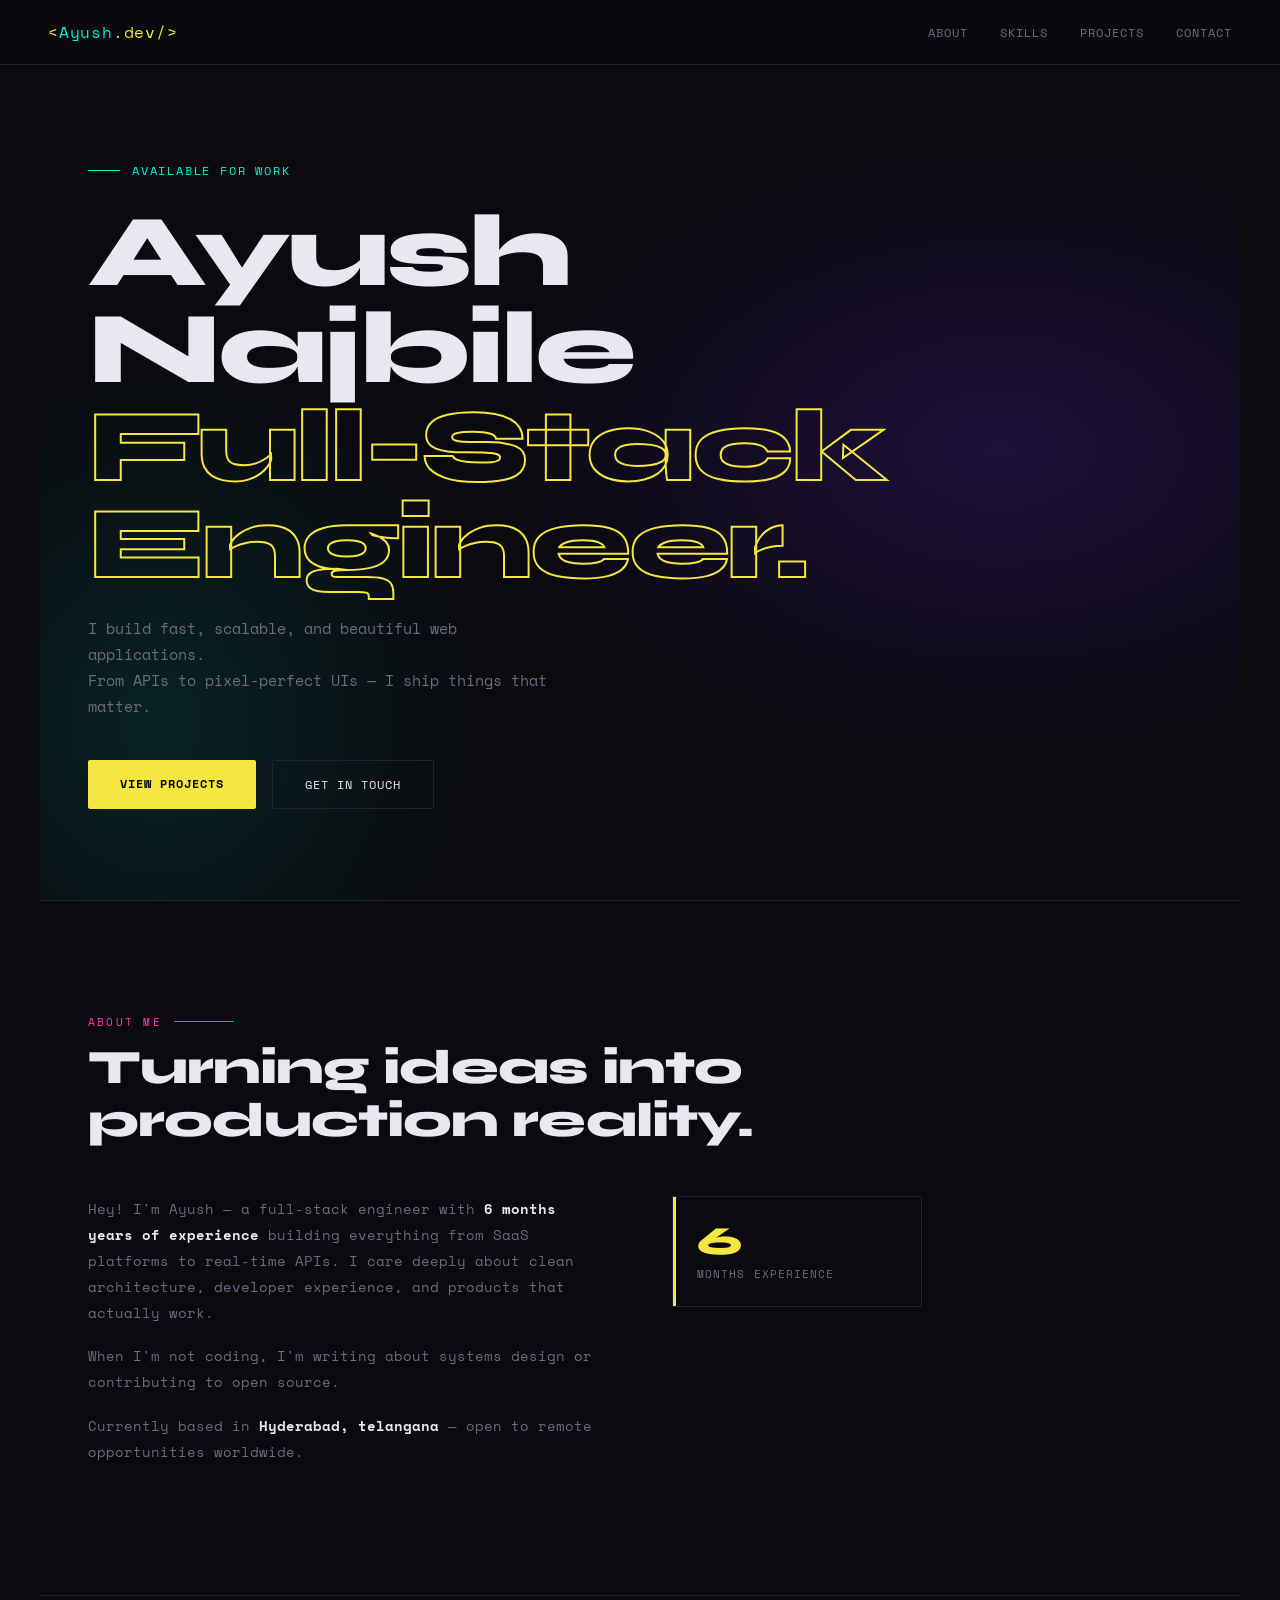
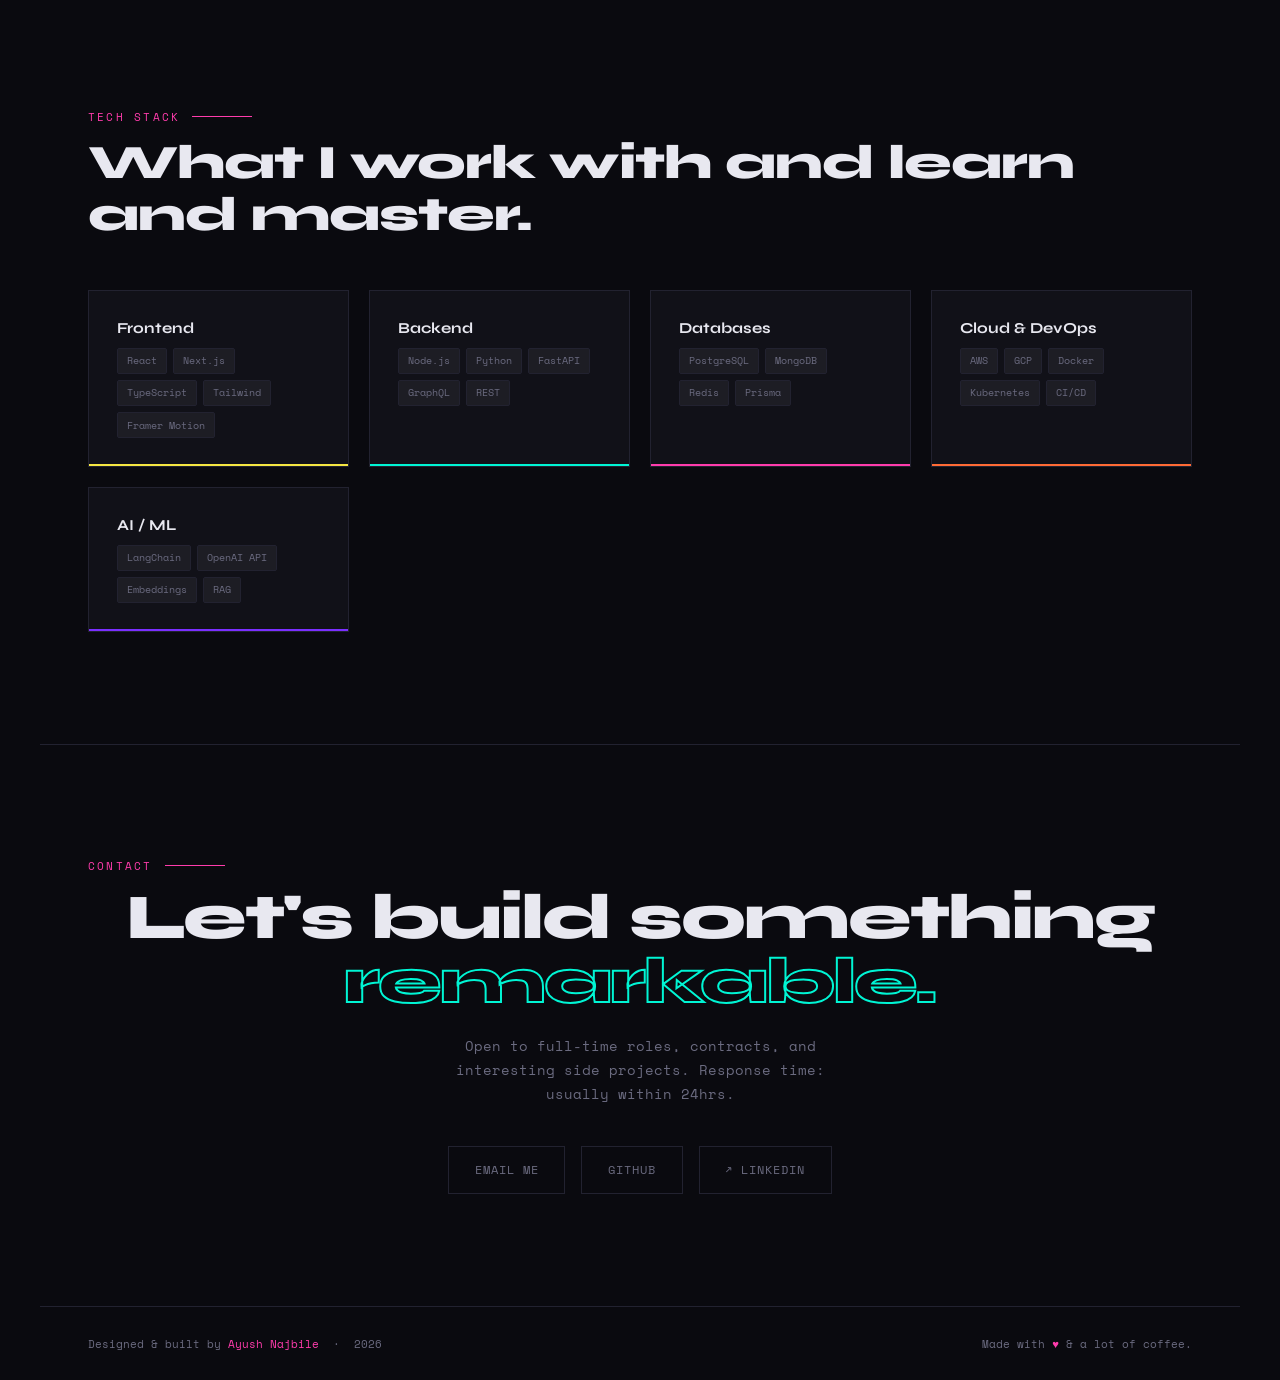
<file: index.html>
<!DOCTYPE html>
<html lang="en">
<head>
  <meta charset="UTF-8" />
  <meta name="viewport" content="width=device-width, initial-scale=1.0"/>
  <title>Dev Portfolio</title>
  <link href="https://fonts.googleapis.com/css2?family=Space+Mono:wght@400;700&family=Syne:wght@400;700;800&display=swap" rel="stylesheet"/>
  <link href="style.css" rel="stylesheet"/>
</head>
<body>

  <nav>
    <div class="nav-logo">&lt;<span>Ayush</span>.dev/&gt;</div>
    <ul>
      <li><a href="#about">About</a></li>
      <li><a href="#skills">Skills</a></li>
      <li><a href="#projects">Projects</a></li>
      <li><a href="#contact">Contact</a></li>
    </ul>
  </nav>

  <section class="hero">
    <div class="hero-bg"></div>
    <div class="hero-content">
      <div class="hero-tag">Available for work &nbsp;</div>
      <h1>
        <span class="name">Ayush Najbile</span>
        <span class="role">Full-Stack<br>Engineer.</span>
      </h1>
      <p class="hero-desc">
        I build fast, scalable, and beautiful web applications.<br>
        From APIs to pixel-perfect UIs — I ship things that matter.
      </p>
      <div class="hero-ctas">
        <a href="#projects" class="btn btn-primary">View Projects</a>
        <a href="#contact" class="btn btn-outline">Get In Touch</a>
      </div>
    </div>
  </section>

  <section id="about">
    <div class="section-label">About Me</div>
    <h2 class="section-title">Turning ideas into<br>production reality.</h2>
    <div class="about-grid">
      <div class="about-text">
        <p>Hey! I'm Ayush — a full-stack engineer with <strong>6 months years of experience</strong> building everything from SaaS platforms to real-time APIs. I care deeply about clean architecture, developer experience, and products that actually work.</p>
        <p> When I'm not coding, I'm writing about systems design or contributing to open source.</p>
        <p>Currently based in <strong>Hyderabad, telangana</strong> — open to remote opportunities worldwide.</p>
      </div>
      <div class="stat-grid">
        <div class="stat-box">
          <div class="stat-num">6</div>
          <div class="stat-label">months experience</div>
        </div>
      </div>
    </div>
  </section>

  <section id="skills">
    <div class="section-label">Tech Stack</div>
    <h2 class="section-title">What I work with and learn and master.</h2>
    <div class="skills-grid">
      <div class="skill-card">
        <div class="skill-icon"></div>
        <div class="skill-title">Frontend</div>
        <div class="skill-tags">
          <span class="tag">React</span><span class="tag">Next.js</span>
          <span class="tag">TypeScript</span><span class="tag">Tailwind</span>
          <span class="tag">Framer Motion</span>
        </div>
      </div>
      <div class="skill-card">
        <div class="skill-icon"></div>
        <div class="skill-title">Backend</div>
        <div class="skill-tags">
          <span class="tag">Node.js</span><span class="tag">Python</span>
          <span class="tag">FastAPI</span><span class="tag">GraphQL</span>
          <span class="tag">REST</span>
        </div>
      </div>
      <div class="skill-card">
        <div class="skill-icon"></div>
        <div class="skill-title">Databases</div>
        <div class="skill-tags">
          <span class="tag">PostgreSQL</span><span class="tag">MongoDB</span>
          <span class="tag">Redis</span><span class="tag">Prisma</span>
        </div>
      </div>
      <div class="skill-card">
        <div class="skill-icon"></div>
        <div class="skill-title">Cloud & DevOps</div>
        <div class="skill-tags">
          <span class="tag">AWS</span><span class="tag">GCP</span>
          <span class="tag">Docker</span><span class="tag">Kubernetes</span>
          <span class="tag">CI/CD</span>
        </div>
      </div>
      <div class="skill-card">
        <div class="skill-icon"></div>
        <div class="skill-title">AI / ML</div>
        <div class="skill-tags">
          <span class="tag">LangChain</span><span class="tag">OpenAI API</span>
          <span class="tag">Embeddings</span><span class="tag">RAG</span>
        </div>
      </div>
      
      </div>
    </div>
  </section>

  <section id="contact">
    <div class="section-label">Contact</div>
    <div class="contact-headline">
      Let's build something<br><span>remarkable.</span>
    </div>
    <p class="contact-sub">
      Open to full-time roles, contracts, and interesting side projects. Response time: usually within 24hrs.
    </p>
    <div class="contact-links">
      <a href="mailto:ayushnajbile@gmail.com" class="contact-link">Email me</a>
      <a href="https://github.com/Aayush177-cmd" class="contact-link">GitHub</a>
      <a href="https://www.linkedin.com/in/ayush-najbile-699544400/?lipi=urn%3Ali%3Apage%3Ad_flagship3_profile_view_base_contact_details%3BnWgyf4cPSXCvn9Zt1%2Fz7EQ%3D%3D" class="contact-link">↗ LinkedIn</a>
    </div>
  </section>

  <footer>
    <p>Designed &amp; built by <span>Ayush Najbile</span> &nbsp;·&nbsp; 2026</p>
    <p>Made with <span>♥</span> &amp; a lot of coffee.</p>
  </footer>

</body>
</html>
</file>
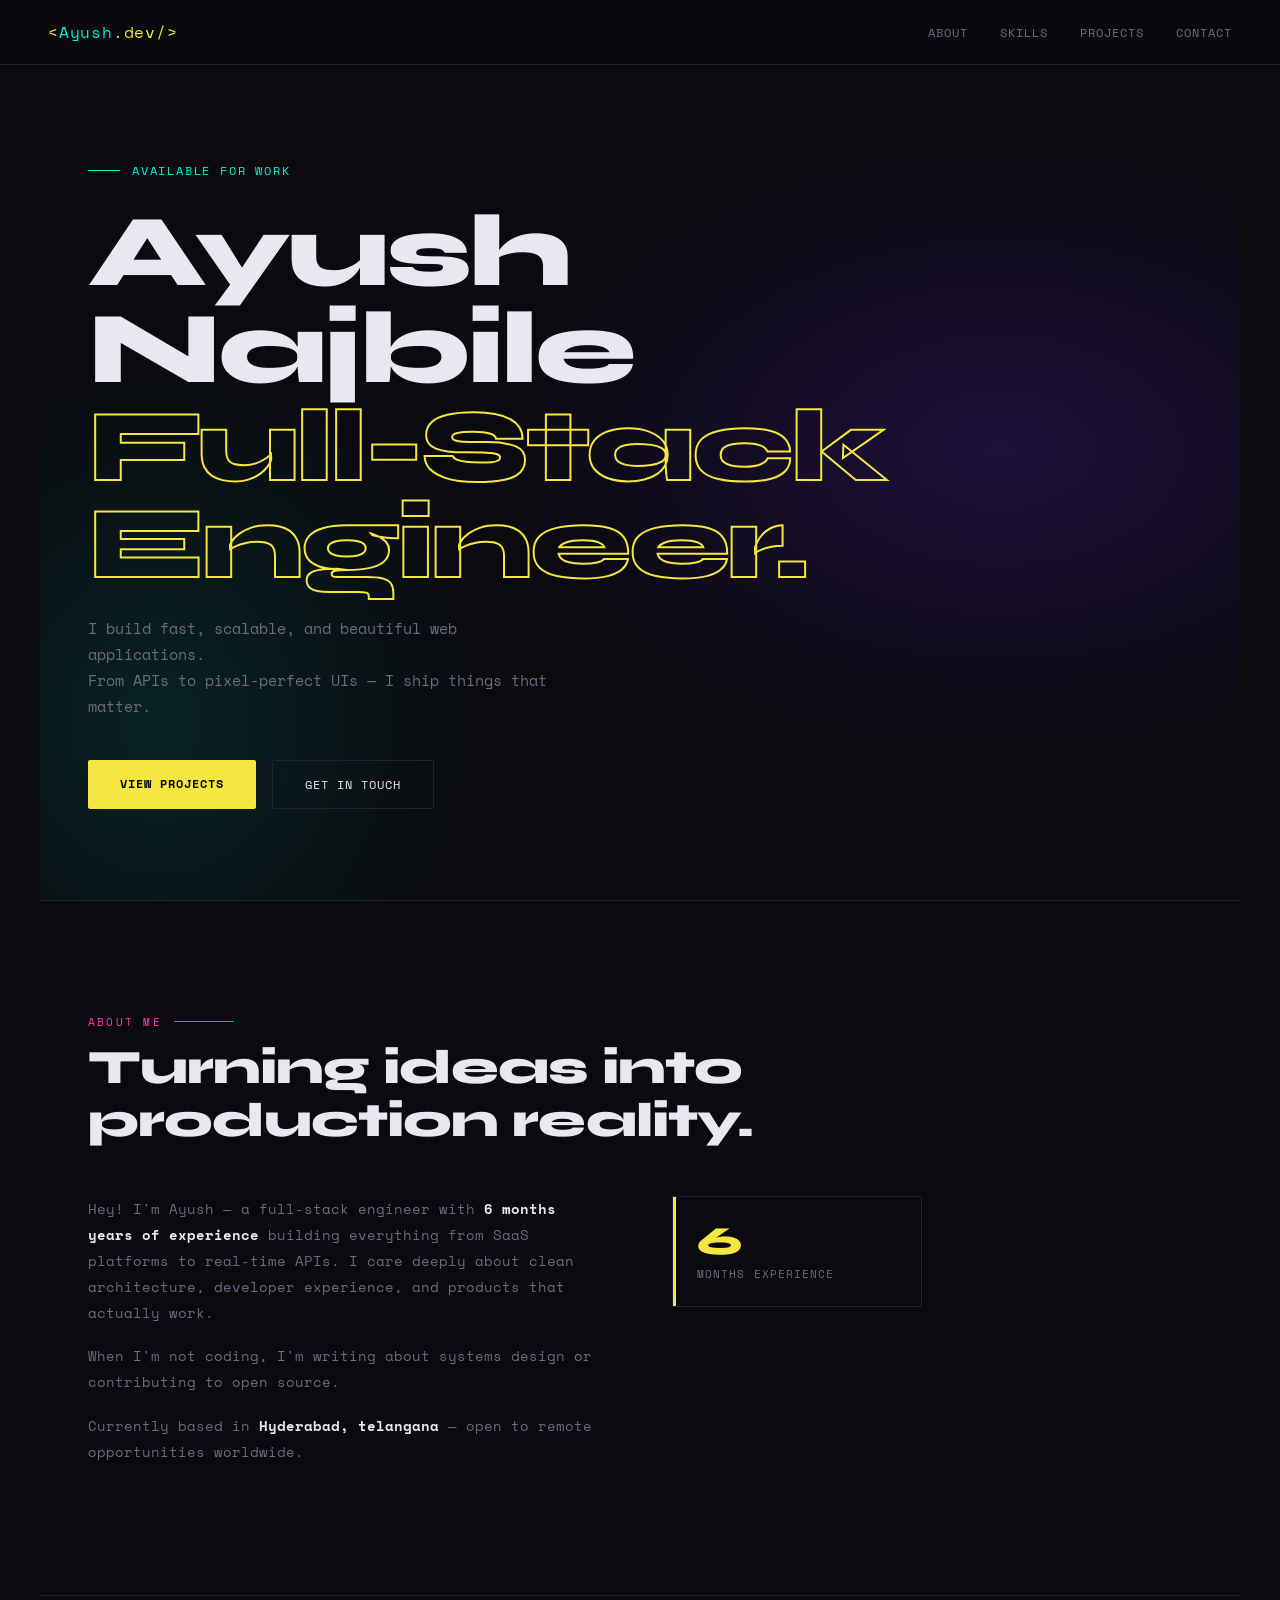
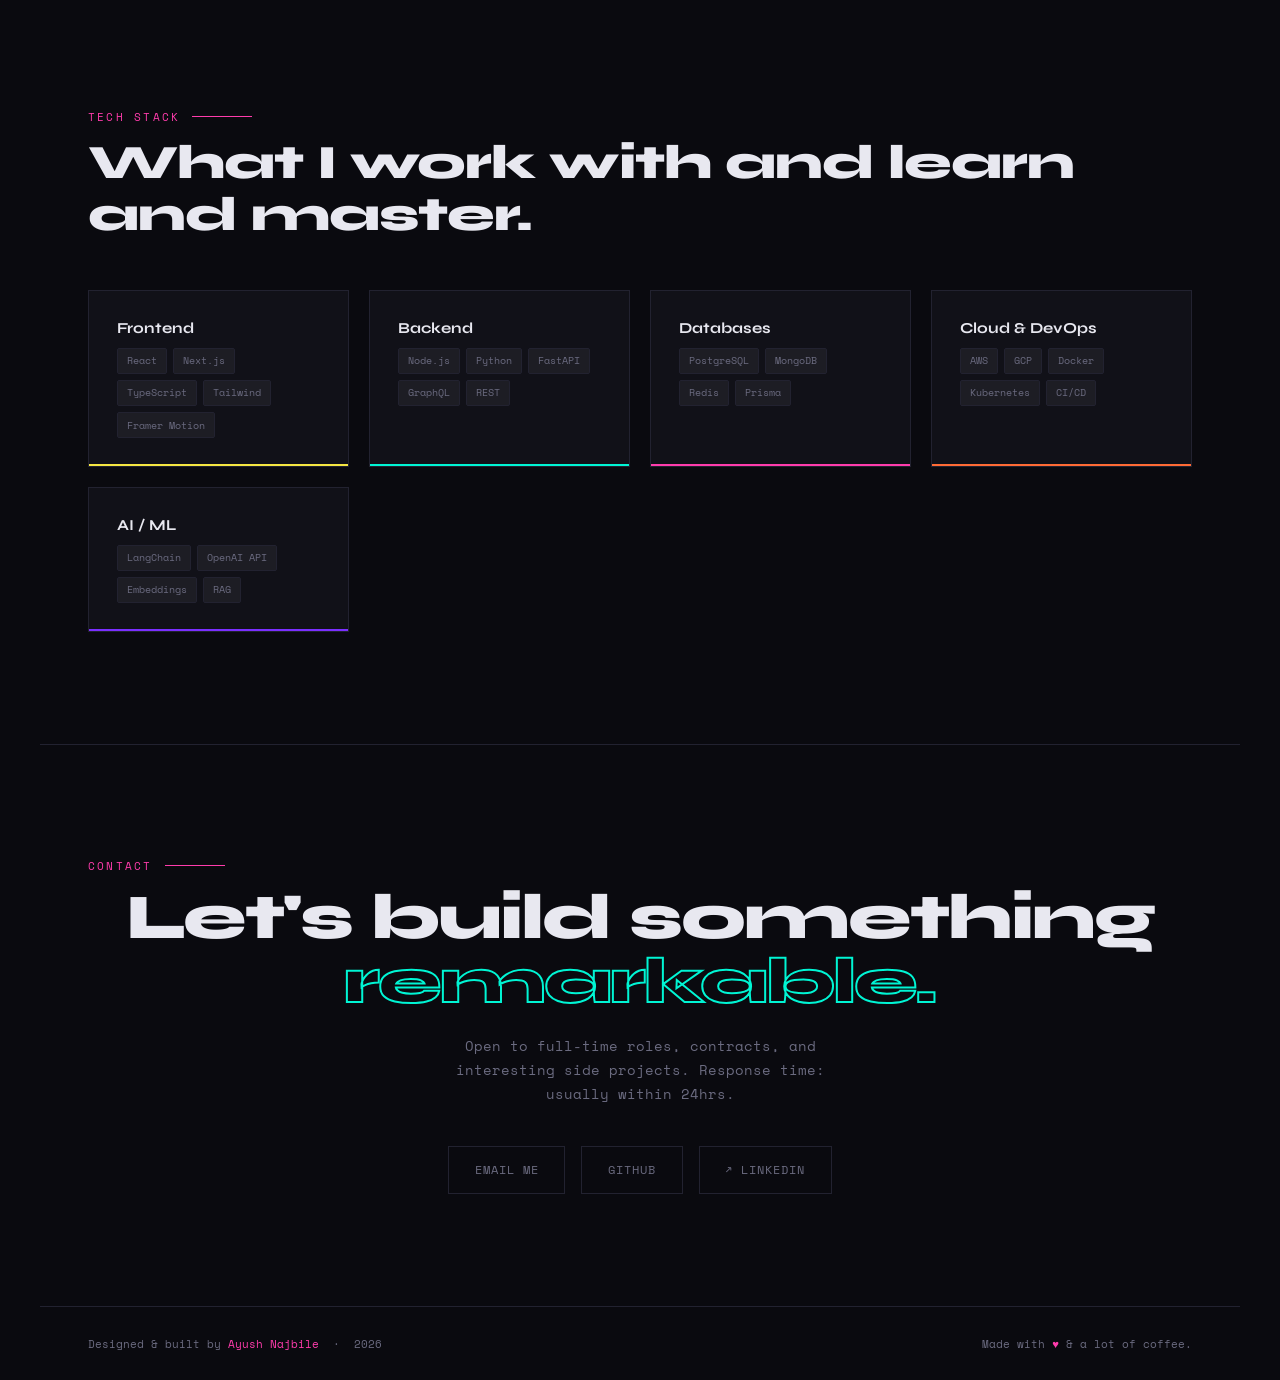
<file: project.html>
<!DOCTYPE html>
<html lang="en">
<head>
  <meta charset="UTF-8" />
  <meta name="viewport" content="width=device-width, initial-scale=1.0"/>
  <title>Dev Portfolio</title>
  <link href="https://fonts.googleapis.com/css2?family=Space+Mono:wght@400;700&family=Syne:wght@400;700;800&display=swap" rel="stylesheet"/>
  <link href="style.css" rel="stylesheet"/>
</head>
<body>

  <nav>
    <div class="nav-logo">&lt;<span>Ayush</span>.dev/&gt;</div>
    <ul>
      <li><a href="#about">About</a></li>
      <li><a href="#skills">Skills</a></li>
      <li><a href="#projects">Projects</a></li>
      <li><a href="#contact">Contact</a></li>
    </ul>
  </nav>

  <section class="hero">
    <div class="hero-bg"></div>
    <div class="hero-content">
      <div class="hero-tag">Available for work &nbsp;</div>
      <h1>
        <span class="name">Ayush Najbile</span>
        <span class="role">Full-Stack<br>Engineer.</span>
      </h1>
      <p class="hero-desc">
        I build fast, scalable, and beautiful web applications.<br>
        From APIs to pixel-perfect UIs — I ship things that matter.
      </p>
      <div class="hero-ctas">
        <a href="#projects" class="btn btn-primary">View Projects</a>
        <a href="#contact" class="btn btn-outline">Get In Touch</a>
      </div>
    </div>
  </section>

  <section id="about">
    <div class="section-label">About Me</div>
    <h2 class="section-title">Turning ideas into<br>production reality.</h2>
    <div class="about-grid">
      <div class="about-text">
        <p>Hey! I'm Ayush — a full-stack engineer with <strong>6 months years of experience</strong> building everything from SaaS platforms to real-time APIs. I care deeply about clean architecture, developer experience, and products that actually work.</p>
        <p> When I'm not coding, I'm writing about systems design or contributing to open source.</p>
        <p>Currently based in <strong>Hyderabad, telangana</strong> — open to remote opportunities worldwide.</p>
      </div>
      <div class="stat-grid">
        <div class="stat-box">
          <div class="stat-num">6</div>
          <div class="stat-label">months experience</div>
        </div>
      </div>
    </div>
  </section>

  <section id="skills">
    <div class="section-label">Tech Stack</div>
    <h2 class="section-title">What I work with and learn and master.</h2>
    <div class="skills-grid">
      <div class="skill-card">
        <div class="skill-icon"></div>
        <div class="skill-title">Frontend</div>
        <div class="skill-tags">
          <span class="tag">React</span><span class="tag">Next.js</span>
          <span class="tag">TypeScript</span><span class="tag">Tailwind</span>
          <span class="tag">Framer Motion</span>
        </div>
      </div>
      <div class="skill-card">
        <div class="skill-icon"></div>
        <div class="skill-title">Backend</div>
        <div class="skill-tags">
          <span class="tag">Node.js</span><span class="tag">Python</span>
          <span class="tag">FastAPI</span><span class="tag">GraphQL</span>
          <span class="tag">REST</span>
        </div>
      </div>
      <div class="skill-card">
        <div class="skill-icon"></div>
        <div class="skill-title">Databases</div>
        <div class="skill-tags">
          <span class="tag">PostgreSQL</span><span class="tag">MongoDB</span>
          <span class="tag">Redis</span><span class="tag">Prisma</span>
        </div>
      </div>
      <div class="skill-card">
        <div class="skill-icon"></div>
        <div class="skill-title">Cloud & DevOps</div>
        <div class="skill-tags">
          <span class="tag">AWS</span><span class="tag">GCP</span>
          <span class="tag">Docker</span><span class="tag">Kubernetes</span>
          <span class="tag">CI/CD</span>
        </div>
      </div>
      <div class="skill-card">
        <div class="skill-icon"></div>
        <div class="skill-title">AI / ML</div>
        <div class="skill-tags">
          <span class="tag">LangChain</span><span class="tag">OpenAI API</span>
          <span class="tag">Embeddings</span><span class="tag">RAG</span>
        </div>
      </div>
      
      </div>
    </div>
  </section>

  <section id="contact">
    <div class="section-label">Contact</div>
    <div class="contact-headline">
      Let's build something<br><span>remarkable.</span>
    </div>
    <p class="contact-sub">
      Open to full-time roles, contracts, and interesting side projects. Response time: usually within 24hrs.
    </p>
    <div class="contact-links">
      <a href="mailto:ayushnajbile@gmail.com" class="contact-link">Email me</a>
      <a href="https://github.com/Aayush177-cmd" class="contact-link">GitHub</a>
      <a href="https://www.linkedin.com/in/ayush-najbile-699544400/?lipi=urn%3Ali%3Apage%3Ad_flagship3_profile_view_base_contact_details%3BnWgyf4cPSXCvn9Zt1%2Fz7EQ%3D%3D" class="contact-link">↗ LinkedIn</a>
    </div>
  </section>

  <footer>
    <p>Designed &amp; built by <span>Ayush Najbile</span> &nbsp;·&nbsp; 2026</p>
    <p>Made with <span>♥</span> &amp; a lot of coffee.</p>
  </footer>

</body>
</html>
</file>
<file: style.css>
*, *::before, *::after { box-sizing: border-box; margin: 0; padding: 0; }

:root {
  --bg: #0a0a0f; --surface: #111118; --border: #222230;
  --yellow: #f5e642; --cyan: #00f5d4; --pink: #ff3cac;
  --orange: #ff6b35; --text: #e8e8f0; --muted: #6b6b80;
  --mono: 'Space Mono', monospace; --display: 'Syne', sans-serif;
}

html { scroll-behavior: smooth; }
body { background: var(--bg); color: var(--text); font-family: var(--display); overflow-x: hidden; }
::-webkit-scrollbar { width: 4px; } ::-webkit-scrollbar-track { background: var(--bg); } ::-webkit-scrollbar-thumb { background: var(--border); }

nav {
  position: fixed; top: 0; width: 100%; z-index: 100;
  display: flex; align-items: center; justify-content: space-between;
  padding: 1.25rem 3rem; background: rgba(10,10,15,0.88);
  backdrop-filter: blur(12px); border-bottom: 1px solid var(--border);
}
.nav-logo { font-family: var(--mono); font-size: 1rem; color: var(--yellow); letter-spacing: .05em; }
.nav-logo span { color: var(--cyan); }
nav ul { list-style: none; display: flex; gap: 2rem; }
nav ul li a { font-family: var(--mono); font-size: .78rem; color: var(--muted); text-decoration: none; text-transform: uppercase; letter-spacing: .08em; transition: color .2s; }
nav ul li a:hover { color: var(--cyan); }

.hero { min-height: 100vh; display: flex; align-items: center; padding: 8rem 3rem 4rem; position: relative; overflow: hidden; }
.hero-bg { position: absolute; inset: 0; z-index: 0; background: radial-gradient(ellipse 60% 50% at 80% 50%, rgba(123,47,255,.18) 0%, transparent 70%), radial-gradient(ellipse 40% 60% at 10% 80%, rgba(0,245,212,.1) 0%, transparent 70%); }
.hero-content { position: relative; z-index: 1; max-width: 900px; }
.hero-tag { font-family: var(--mono); font-size: .75rem; color: var(--cyan); letter-spacing: .15em; text-transform: uppercase; margin-bottom: 1.5rem; display: inline-flex; align-items: center; gap: .75rem; animation: fadeUp .6s ease both .1s; }
.hero-tag::before { content: ''; width: 32px; height: 1px; background: var(--cyan); }
.hero h1 { font-size: clamp(3.5rem, 8vw, 7rem); font-weight: 800; line-height: .95; letter-spacing: -.03em; margin-bottom: 1.5rem; animation: fadeUp .6s ease both .25s; }
.hero h1 .name { color: var(--text); display: block; }
.hero h1 .role { display: block; -webkit-text-stroke: 2px var(--yellow); color: transparent; }
.hero-desc { font-family: var(--mono); font-size: .95rem; color: var(--muted); max-width: 480px; line-height: 1.7; margin-bottom: 2.5rem; animation: fadeUp .6s ease both .4s; }
.hero-ctas { display: flex; gap: 1rem; flex-wrap: wrap; animation: fadeUp .6s ease both .55s; }

.btn { display: inline-block; padding: .85rem 2rem; font-family: var(--mono); font-size: .78rem; letter-spacing: .08em; text-transform: uppercase; text-decoration: none; border-radius: 2px; transition: all .2s; }
.btn-primary { background: var(--yellow); color: #0a0a0f; font-weight: 700; }
.btn-primary:hover { background: var(--cyan); transform: translate(-2px,-2px); box-shadow: 4px 4px 0 var(--pink); }
.btn-outline { border: 1px solid var(--border); color: var(--text); }
.btn-outline:hover { border-color: var(--cyan); color: var(--cyan); transform: translate(-2px,-2px); box-shadow: 4px 4px 0 rgba(0,245,212,.2); }

section { padding: 7rem 3rem; max-width: 1200px; margin: 0 auto; }
section + section { border-top: 1px solid var(--border); }
.section-label { font-family: var(--mono); font-size: .7rem; color: var(--pink); letter-spacing: .2em; text-transform: uppercase; margin-bottom: .75rem; display: flex; align-items: center; gap: .75rem; }
.section-label::after { content: ''; max-width: 60px; height: 1px; background: var(--pink); flex: 1; }
.section-title { font-size: clamp(2rem, 4vw, 3rem); font-weight: 800; letter-spacing: -.02em; line-height: 1.1; margin-bottom: 3rem; }

.about-grid { display: grid; grid-template-columns: 1fr 1fr; gap: 4rem; align-items: start; }
.about-text p { font-family: var(--mono); font-size: .88rem; line-height: 1.85; color: var(--muted); margin-bottom: 1.1rem; }
.about-text p strong { color: var(--text); }
.stat-grid { display: grid; grid-template-columns: 1fr 1fr; gap: 1.25rem; }
.stat-box { border: 1px solid var(--border); padding: 1.5rem; position: relative; transition: border-color .2s; }
.stat-box::before { content: ''; position: absolute; top: 0; left: 0; width: 3px; height: 100%; background: var(--yellow); }
.stat-box:hover { border-color: #444458; }
.stat-num { font-size: 2.5rem; font-weight: 800; color: var(--yellow); line-height: 1; margin-bottom: .35rem; }
.stat-label { font-family: var(--mono); font-size: .68rem; color: var(--muted); letter-spacing: .1em; text-transform: uppercase; }

.skills-grid { display: grid; grid-template-columns: repeat(auto-fill, minmax(260px, 1fr)); gap: 1.25rem; }
.skill-card { background: var(--surface); border: 1px solid var(--border); padding: 1.75rem; position: relative; overflow: hidden; transition: transform .25s, border-color .25s; }
.skill-card:hover { transform: translateY(-4px); border-color: #444458; }
.skill-card::after { content: ''; position: absolute; bottom: 0; left: 0; right: 0; height: 2px; }
.skill-card:nth-child(1)::after { background: var(--yellow); }
.skill-card:nth-child(2)::after { background: var(--cyan); }
.skill-card:nth-child(3)::after { background: var(--pink); }
.skill-card:nth-child(4)::after { background: var(--orange); }
.skill-card:nth-child(5)::after { background: #7b2fff; }
.skill-title { font-size: .95rem; font-weight: 700; margin-bottom: .65rem; }
.skill-tags { display: flex; flex-wrap: wrap; gap: .4rem; }
.tag { font-family: var(--mono); font-size: .63rem; padding: .28rem .55rem; background: rgba(255,255,255,.05); border: 1px solid var(--border); color: var(--muted); border-radius: 2px; }

#contact { text-align: center; }
.contact-headline { font-size: clamp(2.5rem, 5vw, 4.5rem); font-weight: 800; letter-spacing: -.03em; line-height: 1; margin-bottom: 1.25rem; }
.contact-headline span { -webkit-text-stroke: 2px var(--cyan); color: transparent; }
.contact-sub { font-family: var(--mono); font-size: .88rem; color: var(--muted); max-width: 400px; margin: 0 auto 2.5rem; line-height: 1.7; }
.contact-links { display: flex; justify-content: center; gap: 1rem; flex-wrap: wrap; }
.contact-link { font-family: var(--mono); font-size: .78rem; letter-spacing: .08em; text-transform: uppercase; text-decoration: none; padding: .85rem 1.6rem; border: 1px solid var(--border); color: var(--muted); transition: all .2s; }
.contact-link:nth-child(1):hover { border-color: var(--yellow); color: var(--yellow); }
.contact-link:nth-child(2):hover { border-color: var(--cyan);   color: var(--cyan); }
.contact-link:nth-child(3):hover { border-color: var(--pink);   color: var(--pink); }

footer { border-top: 1px solid var(--border); padding: 1.75rem 3rem; display: flex; justify-content: space-between; align-items: center; max-width: 1200px; margin: 0 auto; }
footer p { font-family: var(--mono); font-size: .7rem; color: var(--muted); }
footer span { color: var(--pink); }

@keyframes fadeUp { from { opacity: 0; transform: translateY(28px); } to { opacity: 1; transform: translateY(0); } }

@media (max-width: 768px) {
  nav { padding: 1rem 1.5rem; } nav ul { gap: 1rem; }
  .hero, section { padding-left: 1.5rem; padding-right: 1.5rem; }
  .about-grid { grid-template-columns: 1fr; gap: 2.5rem; }
  footer { flex-direction: column; gap: .6rem; text-align: center; padding: 1.5rem; }
}
</file>
